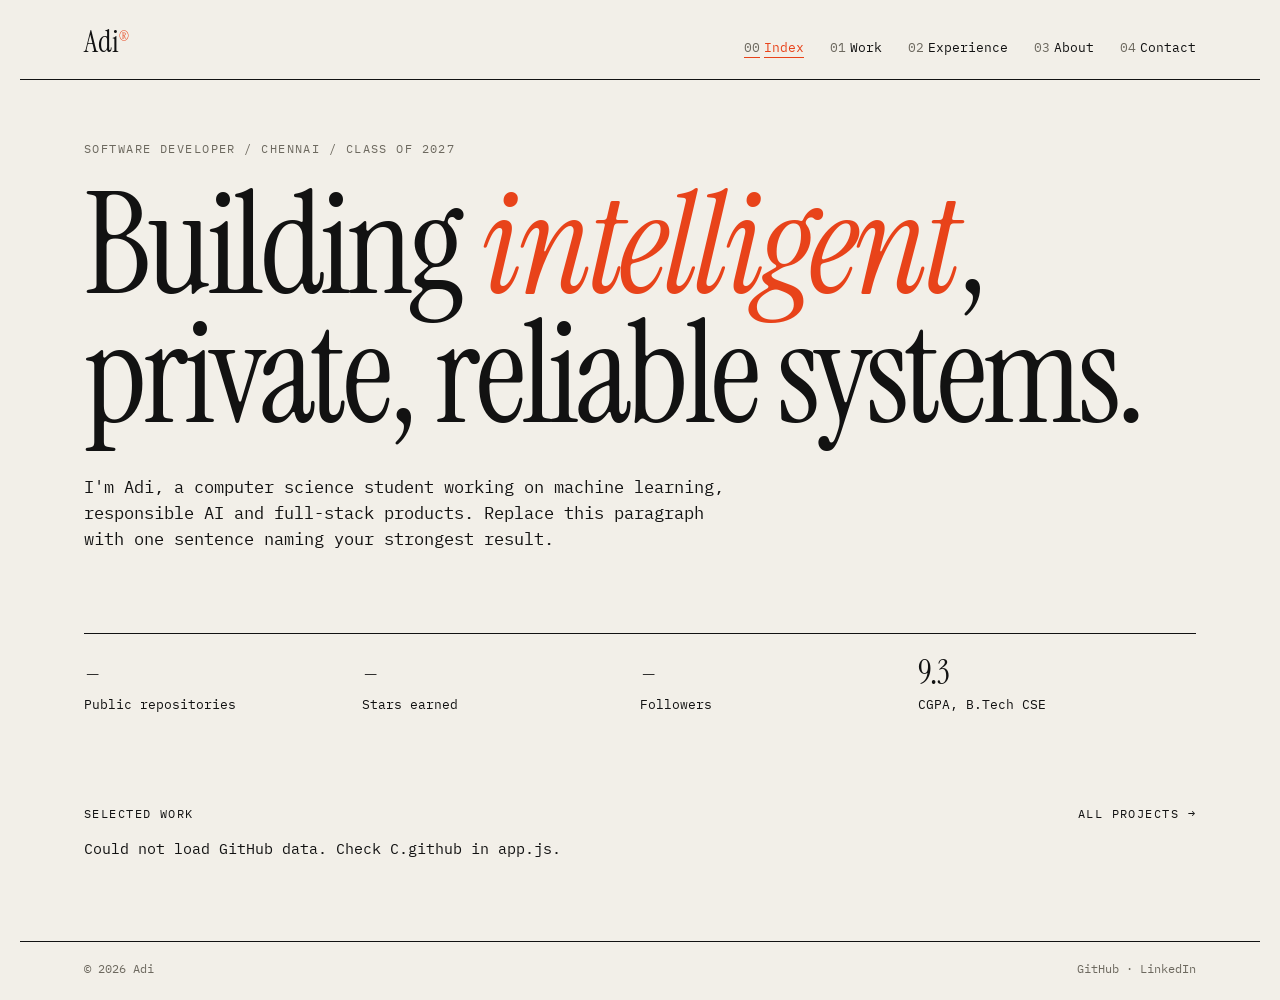
<file: index.html>
<!DOCTYPE html><html lang="en"><head><meta charset="utf-8"><meta name="viewport" content="width=device-width,initial-scale=1"><title>Index — Adi</title>
<link href="https://fonts.googleapis.com/css2?family=IBM+Plex+Mono:wght@400;500&family=Instrument+Serif:ital@0;1&display=swap" rel="stylesheet"><link rel="stylesheet" href="style.css"></head><body><main>
<p class="kicker">Software developer / Chennai / Class of 2027</p>
<h1>Building <i>intelligent</i>,<br>private, reliable systems.</h1>
<p class="lede">I'm Adi, a computer science student working on machine learning, responsible AI and full-stack products. Replace this paragraph with one sentence naming your strongest result.</p>
<div class="meta-row" id="stats"><div><b>–</b>Public repositories</div><div><b>–</b>Stars earned</div><div><b>–</b>Followers</div><div><b>9.3</b>CGPA, B.Tech CSE</div></div>
<div class="sec"><span>Selected work</span><a href="projects.html">All projects →</a></div>
<div id="repos" data-limit="3"></div>
</main><script src="app.js"></script></body></html>
</file>
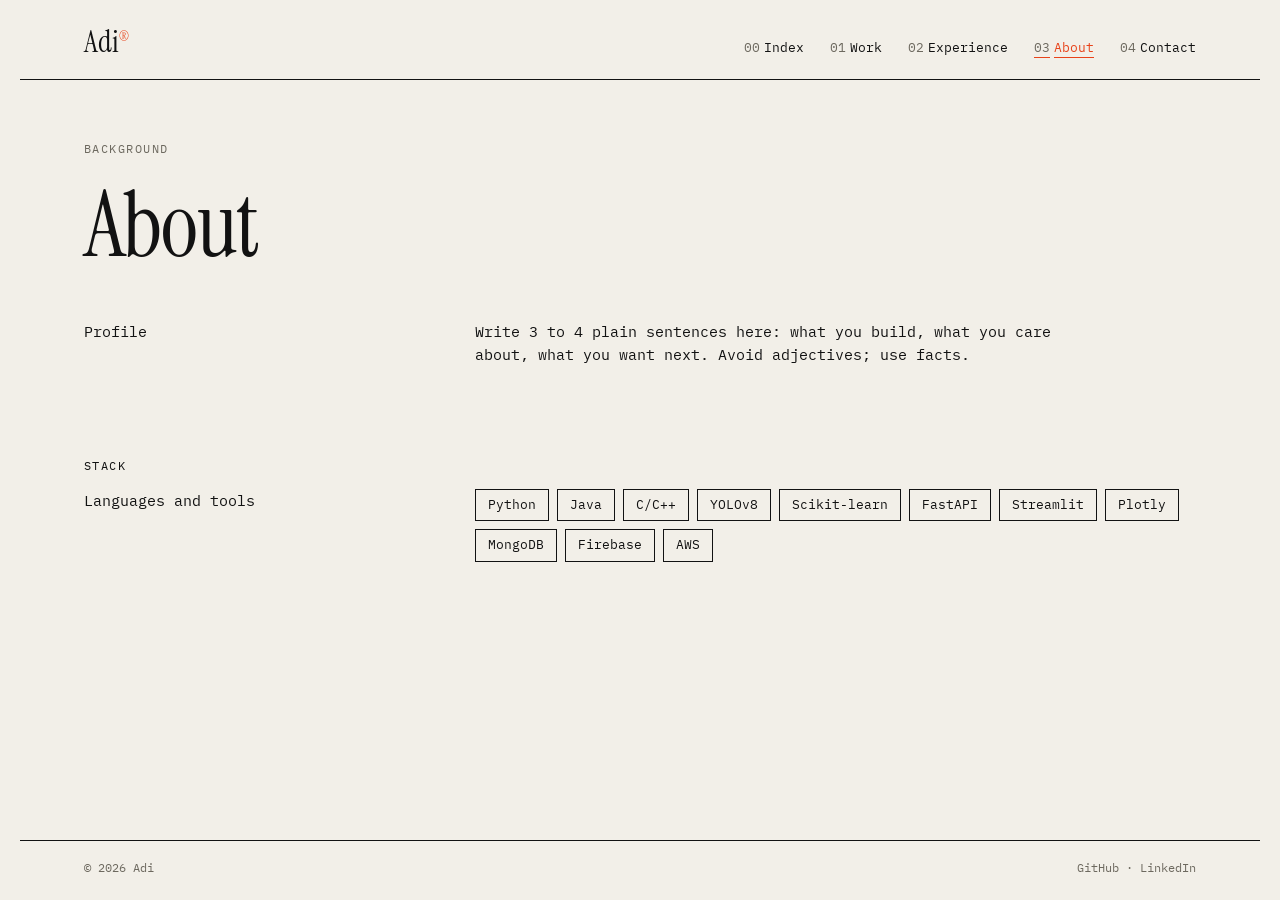
<file: about.html>
<!DOCTYPE html><html lang="en"><head><meta charset="utf-8"><meta name="viewport" content="width=device-width,initial-scale=1"><title>About — Adi</title>
<link href="https://fonts.googleapis.com/css2?family=IBM+Plex+Mono:wght@400;500&family=Instrument+Serif:ital@0;1&display=swap" rel="stylesheet"><link rel="stylesheet" href="style.css"></head><body><main>
<p class="kicker">Background</p><h2 class="page">About</h2>
<div class="cols"><div>Profile</div><div><p style="max-width:620px">Write 3 to 4 plain sentences here: what you build, what you care about, what you want next. Avoid adjectives; use facts.</p></div></div>
<div class="sec"><span>Stack</span></div>
<div class="cols"><div>Languages and tools</div><div class="tags"><span>Python</span><span>Java</span><span>C/C++</span><span>YOLOv8</span><span>Scikit-learn</span><span>FastAPI</span><span>Streamlit</span><span>Plotly</span><span>MongoDB</span><span>Firebase</span><span>AWS</span></div></div>
</main><script src="app.js"></script></body></html>
</file>
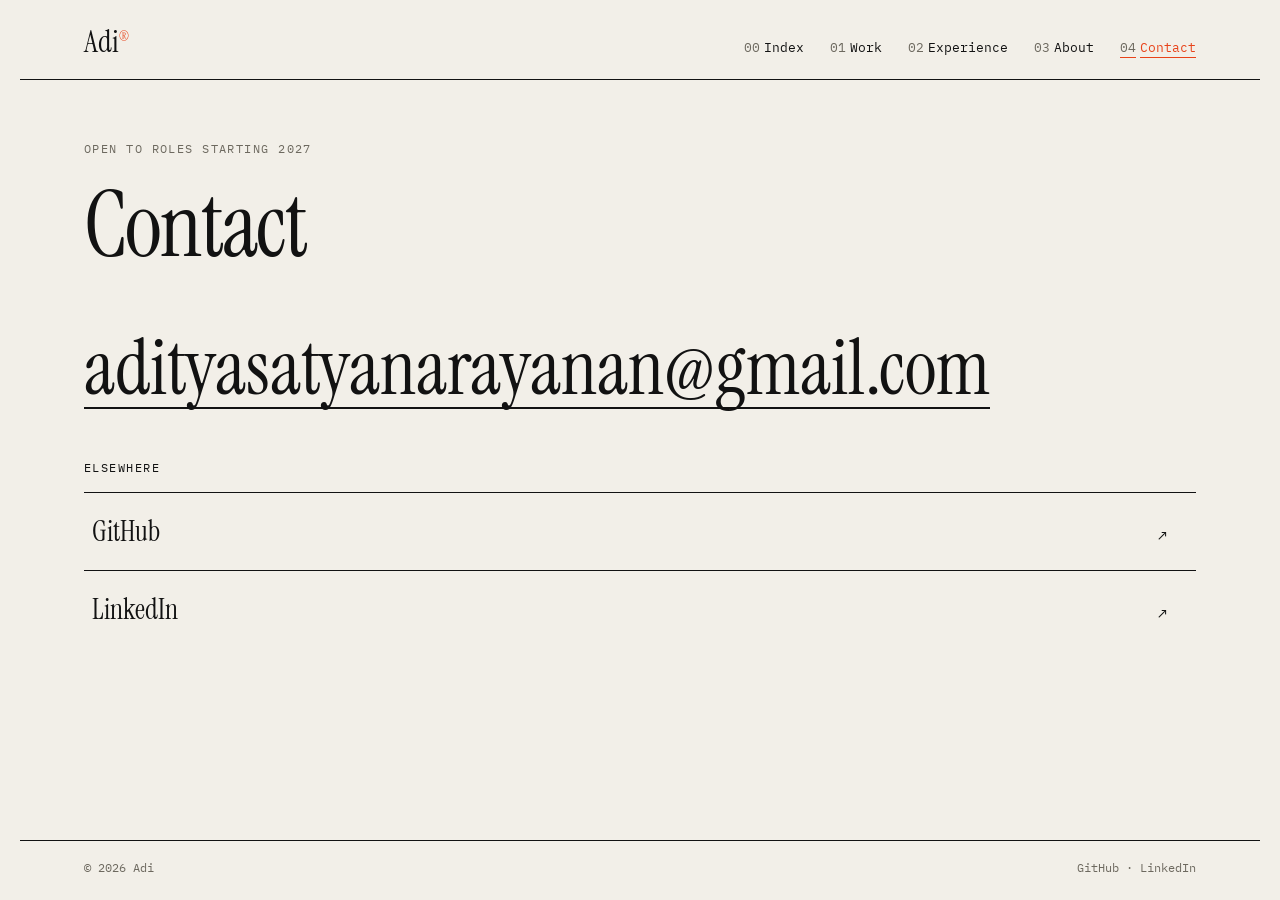
<file: contact.html>
<!DOCTYPE html><html lang="en"><head><meta charset="utf-8"><meta name="viewport" content="width=device-width,initial-scale=1"><title>Contact — Adi</title>
<link href="https://fonts.googleapis.com/css2?family=IBM+Plex+Mono:wght@400;500&family=Instrument+Serif:ital@0;1&display=swap" rel="stylesheet"><link rel="stylesheet" href="style.css"></head><body><main>
<p class="kicker">Open to roles starting 2027</p><h2 class="page">Contact</h2>
<a class="big" data-mail="1" href="#">email</a>
<div class="sec" style="margin-top:0"><span>Elsewhere</span></div>
<a class="row" style="grid-template-columns:1fr 30px" href="#" id="ghl"><span class="t">GitHub</span><span class="ar">↗</span></a>
<a class="row" style="grid-template-columns:1fr 30px" href="#" id="lil"><span class="t">LinkedIn</span><span class="ar">↗</span></a>
<script>addEventListener("load",()=>{ghl.href="https://github.com/"+C.github;lil.href=C.linkedin})</script>
</main><script src="app.js"></script></body></html>
</file>
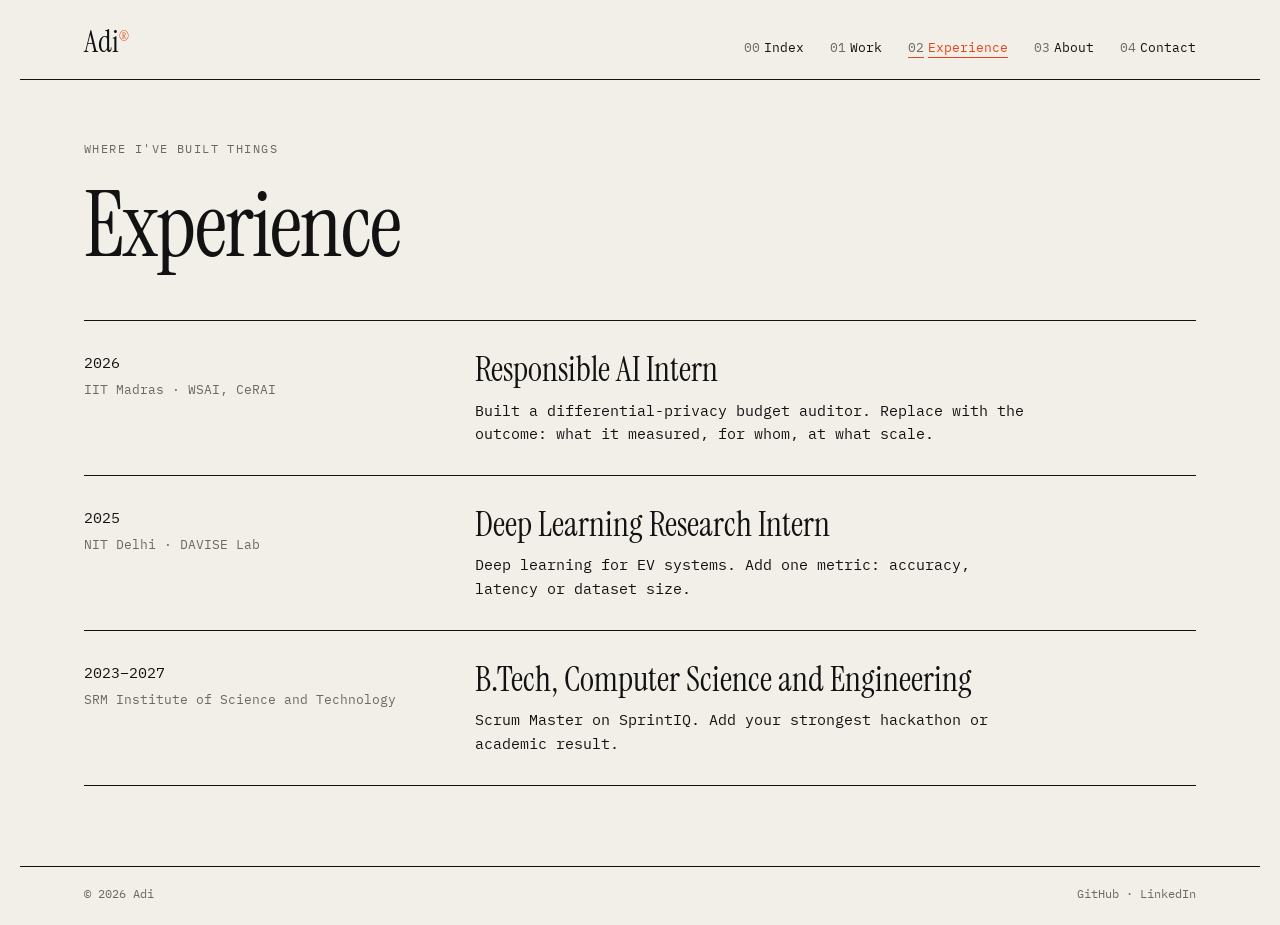
<file: experience.html>
<!DOCTYPE html><html lang="en"><head><meta charset="utf-8"><meta name="viewport" content="width=device-width,initial-scale=1"><title>Experience — Adi</title>
<link href="https://fonts.googleapis.com/css2?family=IBM+Plex+Mono:wght@400;500&family=Instrument+Serif:ital@0;1&display=swap" rel="stylesheet"><link rel="stylesheet" href="style.css"></head><body><main>
<p class="kicker">Where I've built things</p><h2 class="page">Experience</h2>
<div class="ex"><div>2026<small>IIT Madras · WSAI, CeRAI</small></div><div><h3>Responsible AI Intern</h3><p>Built a differential-privacy budget auditor. Replace with the outcome: what it measured, for whom, at what scale.</p></div></div>
<div class="ex"><div>2025<small>NIT Delhi · DAVISE Lab</small></div><div><h3>Deep Learning Research Intern</h3><p>Deep learning for EV systems. Add one metric: accuracy, latency or dataset size.</p></div></div>
<div class="ex"><div>2023–2027<small>SRM Institute of Science and Technology</small></div><div><h3>B.Tech, Computer Science and Engineering</h3><p>Scrum Master on SprintIQ. Add your strongest hackathon or academic result.</p></div></div>
</main><script src="app.js"></script></body></html>
</file>
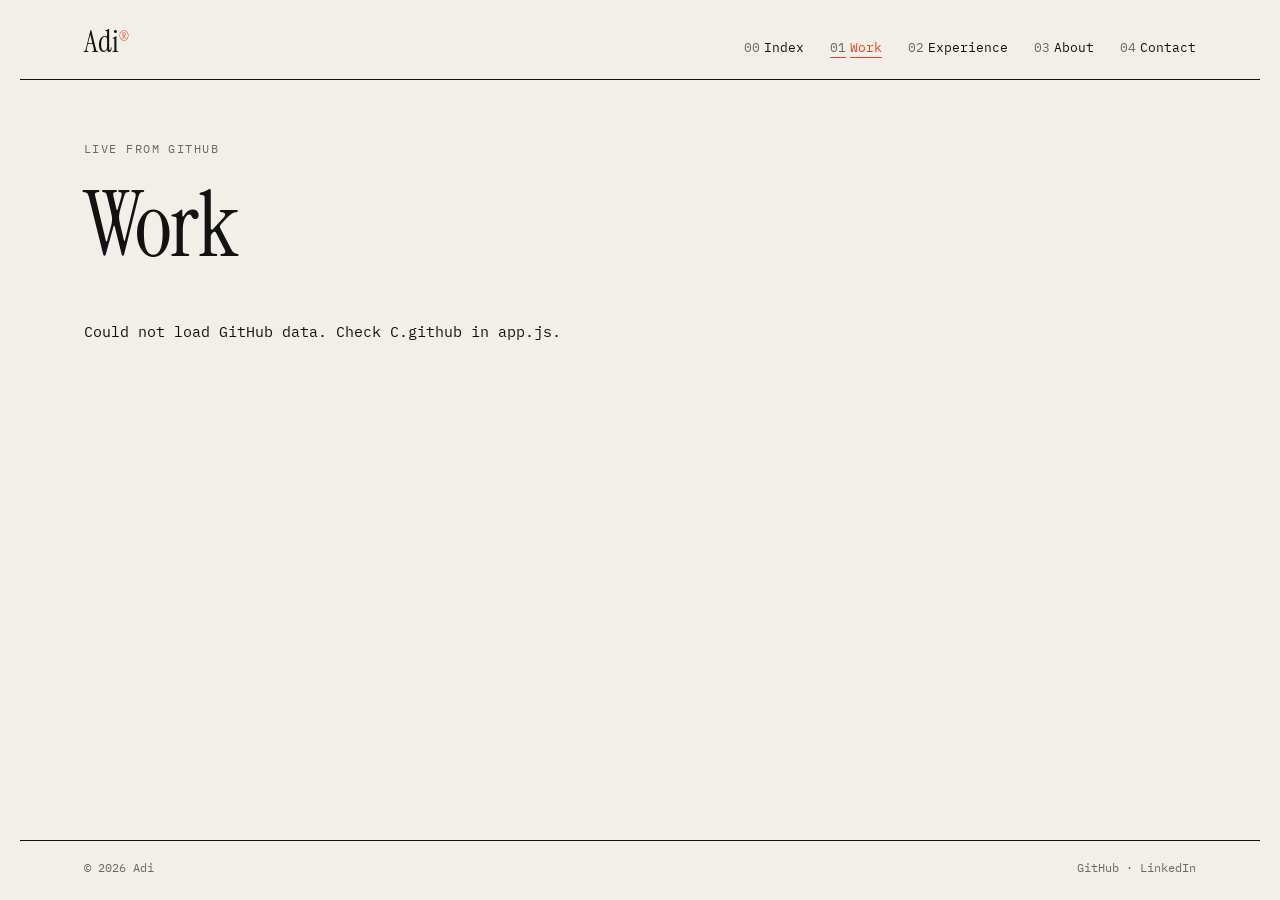
<file: projects.html>
<!DOCTYPE html><html lang="en"><head><meta charset="utf-8"><meta name="viewport" content="width=device-width,initial-scale=1"><title>Work — Adi</title>
<link href="https://fonts.googleapis.com/css2?family=IBM+Plex+Mono:wght@400;500&family=Instrument+Serif:ital@0;1&display=swap" rel="stylesheet"><link rel="stylesheet" href="style.css"></head><body><main>
<p class="kicker">Live from GitHub</p><h2 class="page">Work</h2><div id="repos"></div>
</main><script src="app.js"></script></body></html>
</file>
<file: style.css>
@view-transition{navigation:auto}
:root{--bg:#f2efe8;--ink:#121212;--mut:#6d695f;--acc:#e8431a}
*{box-sizing:border-box;margin:0}
body{background:var(--bg);color:var(--ink);font:15px/1.55 'IBM Plex Mono',monospace;min-height:100vh;display:flex;flex-direction:column}
a{color:inherit;text-decoration:none}
header,footer,main{width:100%;max-width:1240px;margin:auto;padding-left:5vw;padding-right:5vw}
header{display:flex;justify-content:space-between;align-items:baseline;padding-top:22px;padding-bottom:18px;border-bottom:1px solid var(--ink)}
.logo{font:400 30px 'Instrument Serif',serif}.logo sup{font-size:12px;color:var(--acc)}
nav{display:flex;gap:26px;font-size:13px}nav em{font-style:normal;color:var(--mut);margin-right:4px}
nav a:hover,nav a.on{color:var(--acc)}nav a.on{text-decoration:underline;text-underline-offset:5px}
main{flex:1;padding-top:60px;padding-bottom:80px}
.kicker{font-size:12px;letter-spacing:.12em;text-transform:uppercase;color:var(--mut);margin-bottom:22px}
h1{font:400 clamp(56px,11vw,150px)/.92 'Instrument Serif',serif;letter-spacing:-.03em}
h1 i{color:var(--acc)}
h2.page{font:400 clamp(44px,7vw,92px)/1 'Instrument Serif',serif;letter-spacing:-.02em;margin-bottom:50px}
.lede{max-width:640px;font-size:17px;margin-top:34px}
.meta-row{display:grid;grid-template-columns:repeat(4,1fr);border-top:1px solid var(--ink);margin-top:80px}
.meta-row div{padding:16px 16px 0 0;font-size:13px}.meta-row b{display:block;font:400 34px 'Instrument Serif',serif}
.sec{display:flex;justify-content:space-between;margin:90px 0 14px;font-size:12px;letter-spacing:.12em;text-transform:uppercase}
.row{display:grid;grid-template-columns:50px 1.1fr 2fr 1.2fr 30px;gap:18px;align-items:baseline;padding:20px 8px;border-top:1px solid var(--ink);transition:background .2s,color .2s,padding .2s}
.row:last-child{border-bottom:1px solid var(--ink)}
.row .n{color:var(--mut)}.row .t{font:400 28px 'Instrument Serif',serif}.row .d{color:var(--mut)}.row .m{font-size:12px}
.row:hover{background:var(--ink);color:var(--bg);padding-left:22px}.row:hover .d,.row:hover .n{color:#b9b4a8}.row:hover .ar{color:var(--acc)}
.ex{display:grid;grid-template-columns:1fr 2fr;gap:30px;padding:30px 0;border-top:1px solid var(--ink)}
.ex:last-child{border-bottom:1px solid var(--ink)}.ex small{color:var(--mut);display:block;margin-top:6px}
.ex h3{font:400 34px/1.1 'Instrument Serif',serif;margin-bottom:10px}.ex p{max-width:560px}
.cols{display:grid;grid-template-columns:1fr 2fr;gap:30px}
.tags{display:flex;flex-wrap:wrap;gap:8px}.tags span{border:1px solid var(--ink);padding:5px 12px;font-size:13px}
.big{font:400 clamp(30px,6vw,84px)/1 'Instrument Serif',serif;display:inline-block;border-bottom:2px solid var(--ink);margin:10px 0 50px}.big:hover{color:var(--acc);border-color:var(--acc)}
footer{padding-top:18px;padding-bottom:22px;border-top:1px solid var(--ink);display:flex;justify-content:space-between;font-size:12px;color:var(--mut)}
@media(max-width:800px){nav{gap:12px;font-size:11px}nav em{display:none}.row{grid-template-columns:30px 1fr 24px}.row .d,.row .m{grid-column:2}.ex,.cols{grid-template-columns:1fr}.meta-row{grid-template-columns:1fr 1fr}}
</file>
